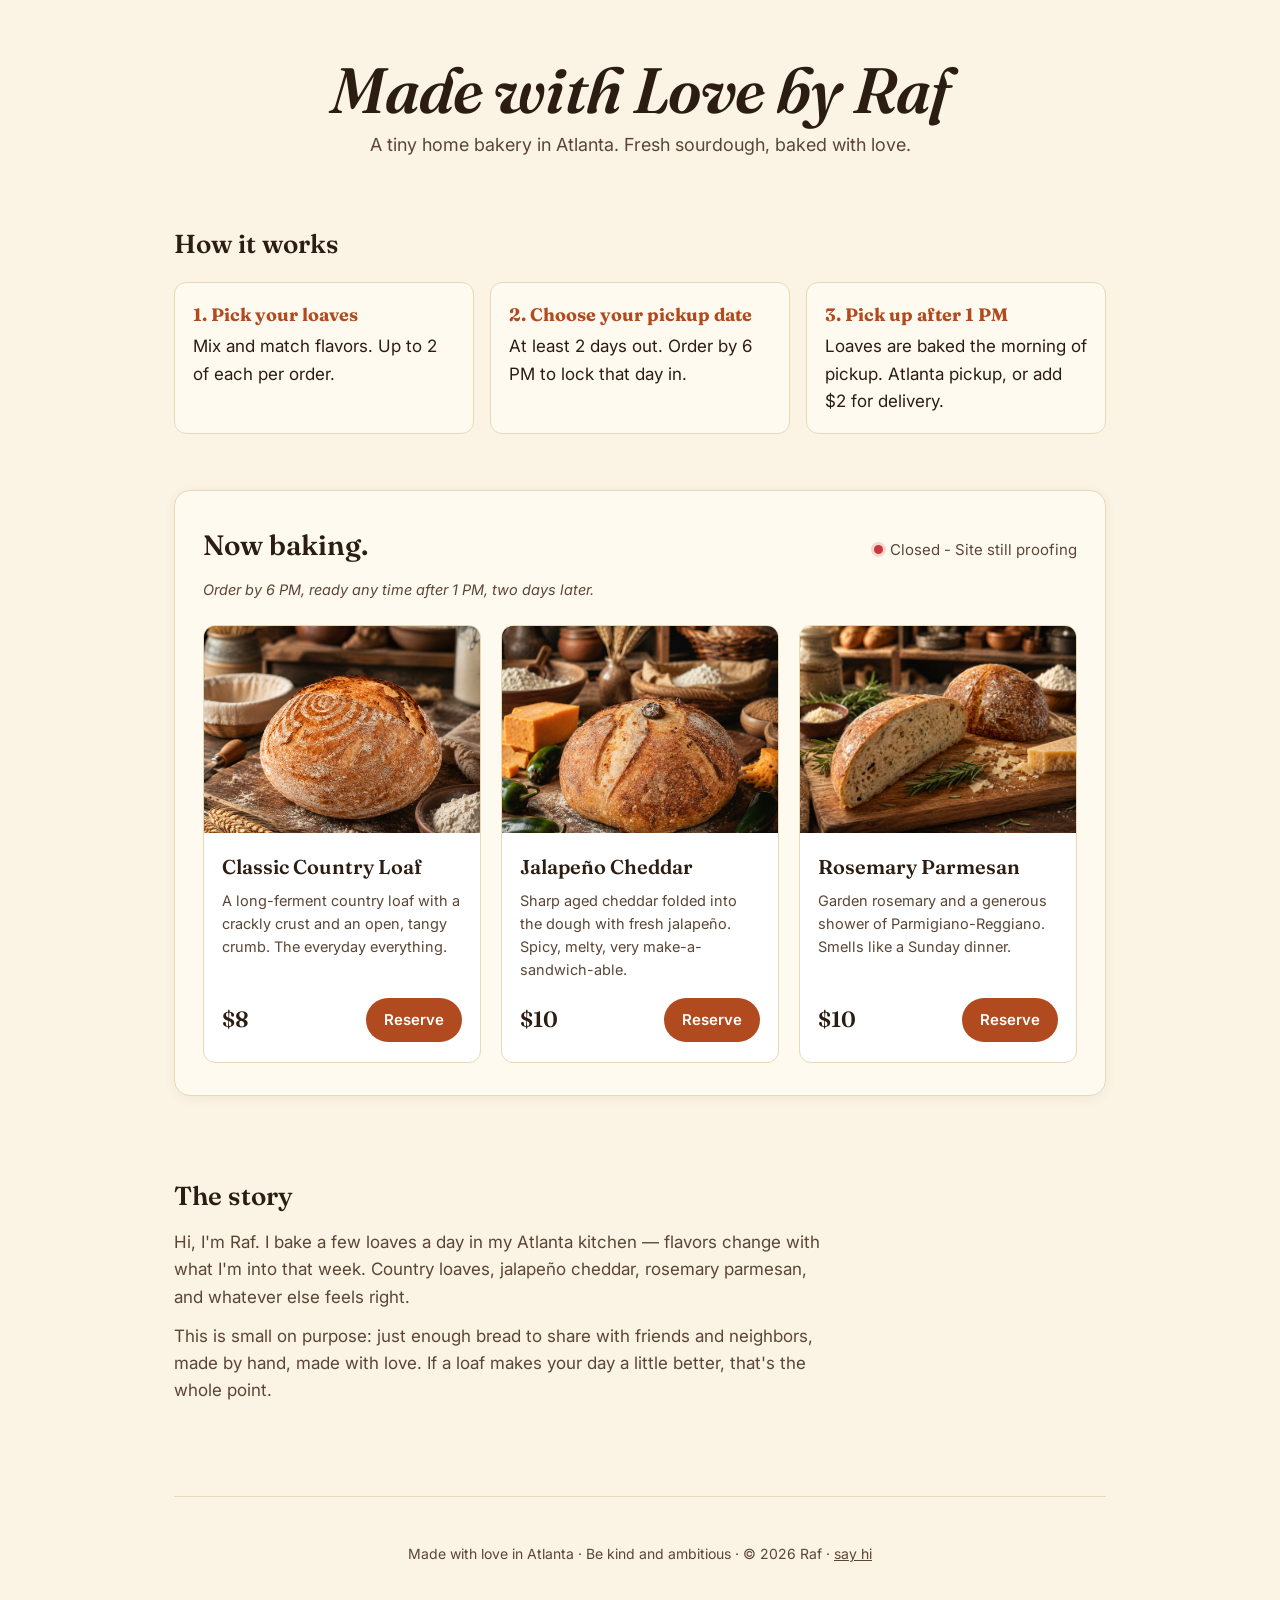
<file: index.html>
<!DOCTYPE html>
<html lang="en">
<head>
  <meta charset="UTF-8" />
  <meta name="viewport" content="width=device-width, initial-scale=1.0" />
  <title>Made with Love by Raf — small-batch sourdough in Atlanta</title>
  <meta name="description" content="A tiny home bakery in Atlanta. A few fresh loaves baked each day, made with love." />
  <link rel="icon" type="image/svg+xml" href="favicon.svg" />

  <!-- Open Graph (iMessage, WhatsApp, Facebook, LinkedIn, Slack) -->
  <meta property="og:type" content="website" />
  <meta property="og:site_name" content="Made with Love by Raf" />
  <meta property="og:title" content="Made with Love by Raf" />
  <meta property="og:description" content="A tiny home bakery in Atlanta. Fresh sourdough, baked with love." />
  <meta property="og:url" content="https://madewithlovebyraf.com/" />
  <meta property="og:image" content="https://madewithlovebyraf.com/images/classic-country.jpg" />
  <meta property="og:image:width" content="960" />
  <meta property="og:image:height" content="1200" />
  <meta property="og:image:alt" content="A fresh sourdough loaf, baked with love." />

  <!-- Twitter / X cards -->
  <meta name="twitter:card" content="summary_large_image" />
  <meta name="twitter:title" content="Made with Love by Raf" />
  <meta name="twitter:description" content="A tiny home bakery in Atlanta. Fresh sourdough, baked with love." />
  <meta name="twitter:image" content="https://madewithlovebyraf.com/images/classic-country.jpg" />
  <link rel="preconnect" href="https://fonts.googleapis.com" />
  <link rel="preconnect" href="https://fonts.gstatic.com" crossorigin />
  <link href="https://fonts.googleapis.com/css2?family=Fraunces:ital,wght@0,500;0,600;1,500;1,600&family=Inter:wght@400;500;600&display=swap" rel="stylesheet" />
  <link rel="stylesheet" href="styles.css" />
</head>
<body>
  <div class="container">

    <header class="hero">
      <h1 class="hero__brand">Made with Love by Raf</h1>
      <p class="hero__tag">A tiny home bakery in Atlanta. Fresh sourdough, baked with love.</p>
    </header>

    <section class="section" id="how">
      <h2>How it works</h2>
      <ol class="steps">
        <li><strong>1. Pick your loaves</strong>Mix and match flavors. Up to 2 of each per order.</li>
        <li><strong>2. Choose your pickup date</strong>At least 2 days out. Order by 6 PM to lock that day in.</li>
        <li><strong>3. Pick up after 1 PM</strong>Loaves are baked the morning of pickup. Atlanta pickup, or add $2 for delivery.</li>
      </ol>
    </section>

    <section class="today" aria-labelledby="today-title">
      <div class="today__head">
        <h2 class="today__title" id="today-title"></h2>
        <span class="today__pickup" id="pickup-window"></span>
      </div>
      <p class="today__leadtime" id="leadtime" hidden></p>
      <p class="today__note" id="today-note" hidden></p>
      <div class="loaf-grid" id="loaf-grid"></div>
    </section>

    <section class="section" id="story">
      <h2>The story</h2>
      <p>Hi, I'm Raf. I bake a few loaves a day in my Atlanta kitchen — flavors change with what I'm into that week. Country loaves, jalapeño cheddar, rosemary parmesan, and whatever else feels right.</p>
      <p>This is small on purpose: just enough bread to share with friends and neighbors, made by hand, made with love. If a loaf makes your day a little better, that's the whole point.</p>
    </section>

    <footer>
      <p>Made with love in Atlanta &middot; Be kind and ambitious &middot; &copy; <span id="year"></span> Raf &middot; <a href="mailto:hi@madewithlovebyraf.com">say hi</a></p>
    </footer>

  </div>

  <script src="menu.js"></script>
  <script src="app.js"></script>
</body>
</html>
</file>
<file: styles.css>
:root {
  --bg: #fbf3e4;
  --bg-card: #fffaf0;
  --ink: #2b1d12;
  --ink-soft: #5b4636;
  --accent: #b14b1f;
  --accent-soft: #d97947;
  --line: #e9d8b8;
  --shadow: 0 2px 12px rgba(80, 50, 20, 0.06);
}

* { box-sizing: border-box; }

html, body {
  margin: 0;
  padding: 0;
  background: var(--bg);
  color: var(--ink);
  font-family: "Inter", system-ui, -apple-system, "Segoe UI", sans-serif;
  font-size: 17px;
  line-height: 1.6;
  -webkit-font-smoothing: antialiased;
}

a { color: var(--accent); }

.container {
  max-width: 980px;
  margin: 0 auto;
  padding: 0 24px;
}

/* ---------- Header / hero ---------- */
.hero {
  padding: 56px 0 32px;
  text-align: center;
}

.hero__brand {
  font-family: "Fraunces", Georgia, serif;
  font-weight: 600;
  font-style: italic;
  font-size: clamp(38px, 6vw, 64px);
  line-height: 1.05;
  margin: 0 0 8px;
  letter-spacing: -0.01em;
}

.hero__tag {
  color: var(--ink-soft);
  margin: 0;
  font-size: 18px;
}

/* ---------- Today's bake ---------- */
.today {
  margin: 24px 0 48px;
  padding: 32px 28px;
  background: var(--bg-card);
  border: 1px solid var(--line);
  border-radius: 16px;
  box-shadow: var(--shadow);
}

.today__head {
  display: flex;
  flex-wrap: wrap;
  align-items: baseline;
  justify-content: space-between;
  gap: 8px 16px;
  margin-bottom: 4px;
}

.today__title {
  font-family: "Fraunces", Georgia, serif;
  font-size: 28px;
  font-weight: 600;
  margin: 0;
}

.today__title span {
  color: var(--accent);
}

.today__pickup {
  color: var(--ink-soft);
  font-size: 15px;
}

.status__dot {
  display: inline-block;
  width: 9px;
  height: 9px;
  border-radius: 50%;
  margin-right: 7px;
  vertical-align: middle;
  position: relative;
  top: -1px;
}

.status--open .status__dot {
  background: #2d9d3c;
  box-shadow: 0 0 0 3px rgba(45, 157, 60, 0.18);
}

.status--closed .status__dot {
  background: #c93a3a;
  box-shadow: 0 0 0 3px rgba(201, 58, 58, 0.18);
}

.today__leadtime {
  margin: 10px 0 0;
  color: var(--ink-soft);
  font-size: 14.5px;
  font-style: italic;
}

.today__note {
  margin: 12px 0 0;
  padding: 12px 14px;
  background: #fdeacb;
  border-left: 3px solid var(--accent);
  border-radius: 6px;
  color: var(--ink);
  font-size: 15px;
}

.loaf-grid {
  display: grid;
  grid-template-columns: repeat(auto-fit, minmax(240px, 1fr));
  gap: 20px;
  margin-top: 24px;
}

.loaf {
  display: flex;
  flex-direction: column;
  background: #fff;
  border: 1px solid var(--line);
  border-radius: 12px;
  overflow: hidden;
  transition: transform 0.15s ease;
}

.loaf:hover { transform: translateY(-2px); }

.loaf__img {
  width: 100%;
  aspect-ratio: 4 / 3;
  object-fit: cover;
  background: #efe1c4;
}

.loaf__body {
  padding: 18px 18px 20px;
  display: flex;
  flex-direction: column;
  flex: 1;
}

.loaf__name {
  font-family: "Fraunces", Georgia, serif;
  font-size: 20px;
  font-weight: 600;
  margin: 0 0 6px;
}

.loaf__desc {
  color: var(--ink-soft);
  font-size: 14.5px;
  margin: 0 0 16px;
  flex: 1;
}

.loaf__footer {
  display: flex;
  align-items: center;
  justify-content: space-between;
  gap: 12px;
}

.loaf__price {
  font-family: "Fraunces", Georgia, serif;
  font-size: 22px;
  font-weight: 600;
  color: var(--ink);
}

.loaf--sold-out { opacity: 0.55; }
.loaf--sold-out .loaf__img { filter: grayscale(0.4); }

.btn {
  display: inline-block;
  background: var(--accent);
  color: #fff;
  text-decoration: none;
  font-weight: 600;
  font-size: 15px;
  padding: 10px 18px;
  border-radius: 999px;
  transition: background 0.15s ease;
}
.btn:hover { background: #94371a; }
.btn--disabled {
  background: #c9b69a;
  cursor: not-allowed;
  pointer-events: none;
}

/* ---------- Sections ---------- */
.section {
  padding: 32px 0;
}

.section h2 {
  font-family: "Fraunces", Georgia, serif;
  font-size: 26px;
  font-weight: 600;
  margin: 0 0 12px;
}

.section p {
  color: var(--ink-soft);
  margin: 0 0 12px;
  max-width: 60ch;
}

.steps {
  display: grid;
  grid-template-columns: repeat(auto-fit, minmax(220px, 1fr));
  gap: 16px;
  margin: 16px 0 0;
  padding: 0;
  list-style: none;
}

.steps li {
  background: var(--bg-card);
  border: 1px solid var(--line);
  border-radius: 12px;
  padding: 18px;
}

.steps strong {
  display: block;
  font-family: "Fraunces", Georgia, serif;
  font-size: 18px;
  margin-bottom: 4px;
  color: var(--accent);
}

/* ---------- Footer ---------- */
footer {
  margin-top: 48px;
  padding: 32px 0 40px;
  border-top: 1px solid var(--line);
  color: var(--ink-soft);
  font-size: 14px;
  text-align: center;
}

footer a { color: var(--ink-soft); }

@media (max-width: 540px) {
  .hero { padding-top: 36px; }
  .today { padding: 24px 18px; }
}
</file>
